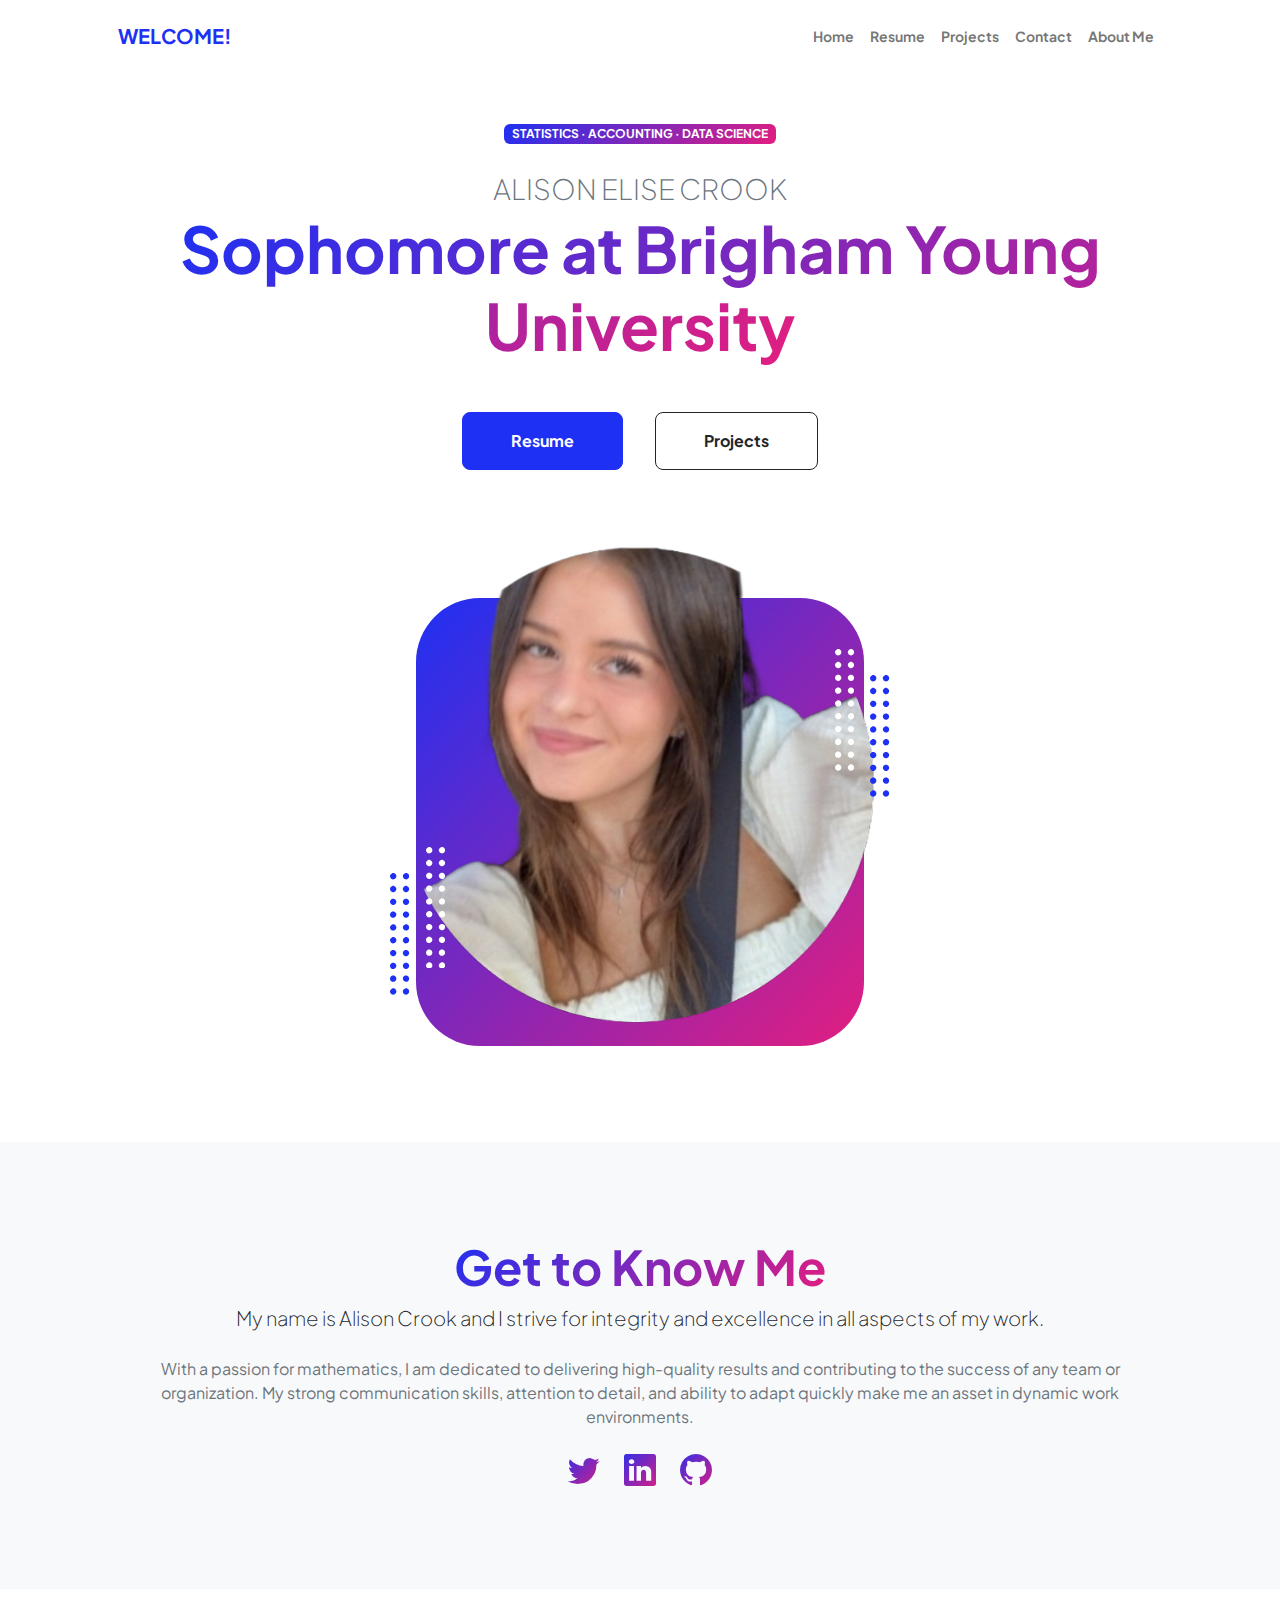
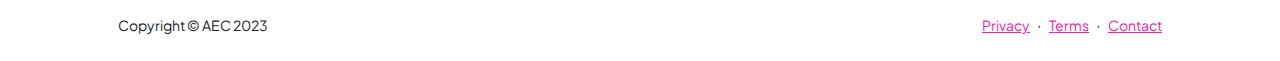
<file: index.html>
<!DOCTYPE html>
<html lang="en">
    <head>
        <meta charset="utf-8" />
        <meta name="viewport" content="width=device-width, initial-scale=1, shrink-to-fit=no" />
        <meta name="description" content="" />
        <meta name="author" content="" />
        <title>Alison Crook</title>
        <!-- Favicon-->
        <link rel="icon" type="image/x-icon" href="assets/favicon.ico" />
        <!-- Custom Google font-->
        <link rel="preconnect" href="https://fonts.googleapis.com" />
        <link rel="preconnect" href="https://fonts.gstatic.com" crossorigin />
        <link href="https://fonts.googleapis.com/css2?family=Plus+Jakarta+Sans:wght@100;200;300;400;500;600;700;800;900&amp;display=swap" rel="stylesheet" />
        <!-- Bootstrap icons-->
        <link href="https://cdn.jsdelivr.net/npm/bootstrap-icons@1.8.1/font/bootstrap-icons.css" rel="stylesheet" />
        <!-- Core theme CSS (includes Bootstrap)-->
        <link href="css/styles.css" rel="stylesheet" />
    </head>
    <body class="d-flex flex-column h-100">
        <main class="flex-shrink-0">
            <!-- Navigation-->
            <nav class="navbar navbar-expand-lg navbar-light bg-white py-3">
                <div class="container px-5">
                    <a class="navbar-brand" href="index.html"><span class="fw-bolder text-primary">WELCOME!</span></a>
                    <button class="navbar-toggler" type="button" data-bs-toggle="collapse" data-bs-target="#navbarSupportedContent" aria-controls="navbarSupportedContent" aria-expanded="false" aria-label="Toggle navigation"><span class="navbar-toggler-icon"></span></button>
                    <div class="collapse navbar-collapse" id="navbarSupportedContent">
                        <ul class="navbar-nav ms-auto mb-2 mb-lg-0 small fw-bolder">
                            <li class="nav-item"><a class="nav-link" href="index.html">Home</a></li>
                            <li class="nav-item"><a class="nav-link" href="resume.html">Resume</a></li>
                            <li class="nav-item"><a class="nav-link" href="projects.html">Projects</a></li>
                            <li class="nav-item"><a class="nav-link" href="contact.html">Contact</a></li>
                            <li class="nav-item"><a class="nav-link" href="About me.html">About Me</a></li>

                        </ul>
                    </div>
                </div>
            </nav>
            <!-- Header-->
            <header class="py-5">
                <div class="container px-5 pb-5">
                    <div class="row gx-5 align-items-center">
                        <div class="col-xxl-5">
                            <!-- Header text content-->
                            <div class="text-center text-xxl-start">
                                <div class="badge bg-gradient-primary-to-secondary text-white mb-4"><div class="text-uppercase">Statistics &middot; Accounting &middot; Data Science</div></div>
                                <div class="fs-3 fw-light text-muted">ALISON ELISE CROOK</div>
                                <h1 class="display-3 fw-bolder mb-5"><span class="text-gradient d-inline">Sophomore at Brigham Young University</span></h1>
                                <div class="d-grid gap-3 d-sm-flex justify-content-sm-center justify-content-xxl-start mb-3">
                                    <a class="btn btn-primary btn-lg px-5 py-3 me-sm-3 fs-6 fw-bolder" href="resume.html">Resume</a>
                                    <a class="btn btn-outline-dark btn-lg px-5 py-3 fs-6 fw-bolder" href="projects.html">Projects</a>
                                </div>
                            </div>
                        </div>
                        <div class="col-xxl-7">
                            <!-- Header profile picture-->
                            <div class="d-flex justify-content-center mt-5 mt-xxl-0">
                                <div class="profile bg-gradient-primary-to-secondary">
                                    <!-- TIP: For best results, use a photo with a transparent background like the demo example below-->
                                    <!-- Watch a tutorial on how to do this on YouTube (link)-->
                                    <img class="profile-img" src="assets/profile.png" alt="..." />
                                    <div class="dots-1">
                                        <!-- SVG Dots-->
                                        <svg version="1.1" xmlns="http://www.w3.org/2000/svg" xmlns:xlink="http://www.w3.org/1999/xlink" x="0px" y="0px" viewBox="0 0 191.6 1215.4" style="enable-background: new 0 0 191.6 1215.4" xml:space="preserve">
                                            <g transform="translate(0.000000,1280.000000) scale(0.100000,-0.100000)">
                                                <path d="M227.7,12788.6c-105-35-200-141-222-248c-43-206,163-412,369-369c155,32,275,190,260,339c-11,105-90,213-190,262        C383.7,12801.6,289.7,12808.6,227.7,12788.6z"></path>
                                                <path d="M1507.7,12788.6c-151-50-253-216-222-362c25-119,136-230,254-255c194-41,395,142,375,339c-11,105-90,213-190,262        C1663.7,12801.6,1569.7,12808.6,1507.7,12788.6z"></path>
                                                <path d="M227.7,11508.6c-105-35-200-141-222-248c-43-206,163-412,369-369c155,32,275,190,260,339c-11,105-90,213-190,262        C383.7,11521.6,289.7,11528.6,227.7,11508.6z"></path>
                                                <path d="M1507.7,11508.6c-151-50-253-216-222-362c25-119,136-230,254-255c194-41,395,142,375,339c-11,105-90,213-190,262        C1663.7,11521.6,1569.7,11528.6,1507.7,11508.6z"></path>
                                                <path d="M227.7,10228.6c-105-35-200-141-222-248c-43-206,163-412,369-369c155,32,275,190,260,339c-11,105-90,213-190,262        C383.7,10241.6,289.7,10248.6,227.7,10228.6z"></path>
                                                <path d="M1507.7,10228.6c-105-35-200-141-222-248c-43-206,163-412,369-369c155,32,275,190,260,339c-11,105-90,213-190,262        C1663.7,10241.6,1569.7,10248.6,1507.7,10228.6z"></path>
                                                <path d="M227.7,8948.6c-105-35-200-141-222-248c-43-206,163-412,369-369c155,32,275,190,260,339c-11,105-90,213-190,262        C383.7,8961.6,289.7,8968.6,227.7,8948.6z"></path>
                                                <path d="M1507.7,8948.6c-105-35-200-141-222-248c-43-206,163-412,369-369c155,32,275,190,260,339c-11,105-90,213-190,262        C1663.7,8961.6,1569.7,8968.6,1507.7,8948.6z"></path>
                                                <path d="M227.7,7668.6c-105-35-200-141-222-248c-43-206,163-412,369-369c155,32,275,190,260,339c-11,105-90,213-190,262        C383.7,7681.6,289.7,7688.6,227.7,7668.6z"></path>
                                                <path d="M1507.7,7668.6c-105-35-200-141-222-248c-43-206,163-412,369-369c155,32,275,190,260,339c-11,105-90,213-190,262        C1663.7,7681.6,1569.7,7688.6,1507.7,7668.6z"></path>
                                                <path d="M227.7,6388.6c-105-35-200-141-222-248c-43-206,163-412,369-369c155,32,275,190,260,339c-11,105-90,213-190,262        C383.7,6401.6,289.7,6408.6,227.7,6388.6z"></path>
                                                <path d="M1507.7,6388.6c-105-35-200-141-222-248c-43-206,163-412,369-369c155,32,275,190,260,339c-11,105-90,213-190,262        C1663.7,6401.6,1569.7,6408.6,1507.7,6388.6z"></path>
                                                <path d="M227.7,5108.6c-105-35-200-141-222-248c-43-206,163-412,369-369c155,32,275,190,260,339c-11,105-90,213-190,262        C383.7,5121.6,289.7,5128.6,227.7,5108.6z"></path>
                                                <path d="M1507.7,5108.6c-105-35-200-141-222-248c-43-206,163-412,369-369c155,32,275,190,260,339c-11,105-90,213-190,262        C1663.7,5121.6,1569.7,5128.6,1507.7,5108.6z"></path>
                                                <path d="M227.7,3828.6c-105-35-200-141-222-248c-43-206,163-412,369-369c155,32,275,190,260,339c-11,105-90,213-190,262        C383.7,3841.6,289.7,3848.6,227.7,3828.6z"></path>
                                                <path d="M1507.7,3828.6c-105-35-200-141-222-248c-43-206,163-412,369-369c155,32,275,190,260,339c-11,105-90,213-190,262        C1663.7,3841.6,1569.7,3848.6,1507.7,3828.6z"></path>
                                                <path d="M227.7,2548.6c-105-35-200-141-222-248c-43-206,163-412,369-369c155,32,275,190,260,339c-11,105-90,213-190,262        C383.7,2561.6,289.7,2568.6,227.7,2548.6z"></path>
                                                <path d="M1507.7,2548.6c-105-35-200-141-222-248c-43-206,163-412,369-369c155,32,275,190,260,339c-11,105-90,213-190,262        C1663.7,2561.6,1569.7,2568.6,1507.7,2548.6z"></path>
                                                <path d="M227.7,1268.6c-105-35-200-141-222-248c-43-206,163-412,369-369c155,32,275,190,260,339c-11,105-90,213-190,262        C383.7,1281.6,289.7,1288.6,227.7,1268.6z"></path>
                                                <path d="M1507.7,1268.6c-105-35-200-141-222-248c-43-206,163-412,369-369c155,32,275,190,260,339c-11,105-90,213-190,262        C1663.7,1281.6,1569.7,1288.6,1507.7,1268.6z"></path>
                                            </g>
                                        </svg>
                                        <!-- END of SVG dots-->
                                    </div>
                                    <div class="dots-2">
                                        <!-- SVG Dots-->
                                        <svg version="1.1" xmlns="http://www.w3.org/2000/svg" xmlns:xlink="http://www.w3.org/1999/xlink" x="0px" y="0px" viewBox="0 0 191.6 1215.4" style="enable-background: new 0 0 191.6 1215.4" xml:space="preserve">
                                            <g transform="translate(0.000000,1280.000000) scale(0.100000,-0.100000)">
                                                <path d="M227.7,12788.6c-105-35-200-141-222-248c-43-206,163-412,369-369c155,32,275,190,260,339c-11,105-90,213-190,262        C383.7,12801.6,289.7,12808.6,227.7,12788.6z"></path>
                                                <path d="M1507.7,12788.6c-151-50-253-216-222-362c25-119,136-230,254-255c194-41,395,142,375,339c-11,105-90,213-190,262        C1663.7,12801.6,1569.7,12808.6,1507.7,12788.6z"></path>
                                                <path d="M227.7,11508.6c-105-35-200-141-222-248c-43-206,163-412,369-369c155,32,275,190,260,339c-11,105-90,213-190,262        C383.7,11521.6,289.7,11528.6,227.7,11508.6z"></path>
                                                <path d="M1507.7,11508.6c-151-50-253-216-222-362c25-119,136-230,254-255c194-41,395,142,375,339c-11,105-90,213-190,262        C1663.7,11521.6,1569.7,11528.6,1507.7,11508.6z"></path>
                                                <path d="M227.7,10228.6c-105-35-200-141-222-248c-43-206,163-412,369-369c155,32,275,190,260,339c-11,105-90,213-190,262        C383.7,10241.6,289.7,10248.6,227.7,10228.6z"></path>
                                                <path d="M1507.7,10228.6c-105-35-200-141-222-248c-43-206,163-412,369-369c155,32,275,190,260,339c-11,105-90,213-190,262        C1663.7,10241.6,1569.7,10248.6,1507.7,10228.6z"></path>
                                                <path d="M227.7,8948.6c-105-35-200-141-222-248c-43-206,163-412,369-369c155,32,275,190,260,339c-11,105-90,213-190,262        C383.7,8961.6,289.7,8968.6,227.7,8948.6z"></path>
                                                <path d="M1507.7,8948.6c-105-35-200-141-222-248c-43-206,163-412,369-369c155,32,275,190,260,339c-11,105-90,213-190,262        C1663.7,8961.6,1569.7,8968.6,1507.7,8948.6z"></path>
                                                <path d="M227.7,7668.6c-105-35-200-141-222-248c-43-206,163-412,369-369c155,32,275,190,260,339c-11,105-90,213-190,262        C383.7,7681.6,289.7,7688.6,227.7,7668.6z"></path>
                                                <path d="M1507.7,7668.6c-105-35-200-141-222-248c-43-206,163-412,369-369c155,32,275,190,260,339c-11,105-90,213-190,262        C1663.7,7681.6,1569.7,7688.6,1507.7,7668.6z"></path>
                                                <path d="M227.7,6388.6c-105-35-200-141-222-248c-43-206,163-412,369-369c155,32,275,190,260,339c-11,105-90,213-190,262        C383.7,6401.6,289.7,6408.6,227.7,6388.6z"></path>
                                                <path d="M1507.7,6388.6c-105-35-200-141-222-248c-43-206,163-412,369-369c155,32,275,190,260,339c-11,105-90,213-190,262        C1663.7,6401.6,1569.7,6408.6,1507.7,6388.6z"></path>
                                                <path d="M227.7,5108.6c-105-35-200-141-222-248c-43-206,163-412,369-369c155,32,275,190,260,339c-11,105-90,213-190,262        C383.7,5121.6,289.7,5128.6,227.7,5108.6z"></path>
                                                <path d="M1507.7,5108.6c-105-35-200-141-222-248c-43-206,163-412,369-369c155,32,275,190,260,339c-11,105-90,213-190,262        C1663.7,5121.6,1569.7,5128.6,1507.7,5108.6z"></path>
                                                <path d="M227.7,3828.6c-105-35-200-141-222-248c-43-206,163-412,369-369c155,32,275,190,260,339c-11,105-90,213-190,262        C383.7,3841.6,289.7,3848.6,227.7,3828.6z"></path>
                                                <path d="M1507.7,3828.6c-105-35-200-141-222-248c-43-206,163-412,369-369c155,32,275,190,260,339c-11,105-90,213-190,262        C1663.7,3841.6,1569.7,3848.6,1507.7,3828.6z"></path>
                                                <path d="M227.7,2548.6c-105-35-200-141-222-248c-43-206,163-412,369-369c155,32,275,190,260,339c-11,105-90,213-190,262        C383.7,2561.6,289.7,2568.6,227.7,2548.6z"></path>
                                                <path d="M1507.7,2548.6c-105-35-200-141-222-248c-43-206,163-412,369-369c155,32,275,190,260,339c-11,105-90,213-190,262        C1663.7,2561.6,1569.7,2568.6,1507.7,2548.6z"></path>
                                                <path d="M227.7,1268.6c-105-35-200-141-222-248c-43-206,163-412,369-369c155,32,275,190,260,339c-11,105-90,213-190,262        C383.7,1281.6,289.7,1288.6,227.7,1268.6z"></path>
                                                <path d="M1507.7,1268.6c-105-35-200-141-222-248c-43-206,163-412,369-369c155,32,275,190,260,339c-11,105-90,213-190,262        C1663.7,1281.6,1569.7,1288.6,1507.7,1268.6z"></path>
                                            </g>
                                        </svg>
                                        <!-- END of SVG dots-->
                                    </div>
                                    <div class="dots-3">
                                        <!-- SVG Dots-->
                                        <svg version="1.1" xmlns="http://www.w3.org/2000/svg" xmlns:xlink="http://www.w3.org/1999/xlink" x="0px" y="0px" viewBox="0 0 191.6 1215.4" style="enable-background: new 0 0 191.6 1215.4" xml:space="preserve">
                                            <g transform="translate(0.000000,1280.000000) scale(0.100000,-0.100000)">
                                                <path d="M227.7,12788.6c-105-35-200-141-222-248c-43-206,163-412,369-369c155,32,275,190,260,339c-11,105-90,213-190,262        C383.7,12801.6,289.7,12808.6,227.7,12788.6z"></path>
                                                <path d="M1507.7,12788.6c-151-50-253-216-222-362c25-119,136-230,254-255c194-41,395,142,375,339c-11,105-90,213-190,262        C1663.7,12801.6,1569.7,12808.6,1507.7,12788.6z"></path>
                                                <path d="M227.7,11508.6c-105-35-200-141-222-248c-43-206,163-412,369-369c155,32,275,190,260,339c-11,105-90,213-190,262        C383.7,11521.6,289.7,11528.6,227.7,11508.6z"></path>
                                                <path d="M1507.7,11508.6c-151-50-253-216-222-362c25-119,136-230,254-255c194-41,395,142,375,339c-11,105-90,213-190,262        C1663.7,11521.6,1569.7,11528.6,1507.7,11508.6z"></path>
                                                <path d="M227.7,10228.6c-105-35-200-141-222-248c-43-206,163-412,369-369c155,32,275,190,260,339c-11,105-90,213-190,262        C383.7,10241.6,289.7,10248.6,227.7,10228.6z"></path>
                                                <path d="M1507.7,10228.6c-105-35-200-141-222-248c-43-206,163-412,369-369c155,32,275,190,260,339c-11,105-90,213-190,262        C1663.7,10241.6,1569.7,10248.6,1507.7,10228.6z"></path>
                                                <path d="M227.7,8948.6c-105-35-200-141-222-248c-43-206,163-412,369-369c155,32,275,190,260,339c-11,105-90,213-190,262        C383.7,8961.6,289.7,8968.6,227.7,8948.6z"></path>
                                                <path d="M1507.7,8948.6c-105-35-200-141-222-248c-43-206,163-412,369-369c155,32,275,190,260,339c-11,105-90,213-190,262        C1663.7,8961.6,1569.7,8968.6,1507.7,8948.6z"></path>
                                                <path d="M227.7,7668.6c-105-35-200-141-222-248c-43-206,163-412,369-369c155,32,275,190,260,339c-11,105-90,213-190,262        C383.7,7681.6,289.7,7688.6,227.7,7668.6z"></path>
                                                <path d="M1507.7,7668.6c-105-35-200-141-222-248c-43-206,163-412,369-369c155,32,275,190,260,339c-11,105-90,213-190,262        C1663.7,7681.6,1569.7,7688.6,1507.7,7668.6z"></path>
                                                <path d="M227.7,6388.6c-105-35-200-141-222-248c-43-206,163-412,369-369c155,32,275,190,260,339c-11,105-90,213-190,262        C383.7,6401.6,289.7,6408.6,227.7,6388.6z"></path>
                                                <path d="M1507.7,6388.6c-105-35-200-141-222-248c-43-206,163-412,369-369c155,32,275,190,260,339c-11,105-90,213-190,262        C1663.7,6401.6,1569.7,6408.6,1507.7,6388.6z"></path>
                                                <path d="M227.7,5108.6c-105-35-200-141-222-248c-43-206,163-412,369-369c155,32,275,190,260,339c-11,105-90,213-190,262        C383.7,5121.6,289.7,5128.6,227.7,5108.6z"></path>
                                                <path d="M1507.7,5108.6c-105-35-200-141-222-248c-43-206,163-412,369-369c155,32,275,190,260,339c-11,105-90,213-190,262        C1663.7,5121.6,1569.7,5128.6,1507.7,5108.6z"></path>
                                                <path d="M227.7,3828.6c-105-35-200-141-222-248c-43-206,163-412,369-369c155,32,275,190,260,339c-11,105-90,213-190,262        C383.7,3841.6,289.7,3848.6,227.7,3828.6z"></path>
                                                <path d="M1507.7,3828.6c-105-35-200-141-222-248c-43-206,163-412,369-369c155,32,275,190,260,339c-11,105-90,213-190,262        C1663.7,3841.6,1569.7,3848.6,1507.7,3828.6z"></path>
                                                <path d="M227.7,2548.6c-105-35-200-141-222-248c-43-206,163-412,369-369c155,32,275,190,260,339c-11,105-90,213-190,262        C383.7,2561.6,289.7,2568.6,227.7,2548.6z"></path>
                                                <path d="M1507.7,2548.6c-105-35-200-141-222-248c-43-206,163-412,369-369c155,32,275,190,260,339c-11,105-90,213-190,262        C1663.7,2561.6,1569.7,2568.6,1507.7,2548.6z"></path>
                                                <path d="M227.7,1268.6c-105-35-200-141-222-248c-43-206,163-412,369-369c155,32,275,190,260,339c-11,105-90,213-190,262        C383.7,1281.6,289.7,1288.6,227.7,1268.6z"></path>
                                                <path d="M1507.7,1268.6c-105-35-200-141-222-248c-43-206,163-412,369-369c155,32,275,190,260,339c-11,105-90,213-190,262        C1663.7,1281.6,1569.7,1288.6,1507.7,1268.6z"></path>
                                            </g>
                                        </svg>
                                        <!-- END of SVG dots-->
                                    </div>
                                    <div class="dots-4">
                                        <!-- SVG Dots-->
                                        <svg version="1.1" xmlns="http://www.w3.org/2000/svg" xmlns:xlink="http://www.w3.org/1999/xlink" x="0px" y="0px" viewBox="0 0 191.6 1215.4" style="enable-background: new 0 0 191.6 1215.4" xml:space="preserve">
                                            <g transform="translate(0.000000,1280.000000) scale(0.100000,-0.100000)">
                                                <path d="M227.7,12788.6c-105-35-200-141-222-248c-43-206,163-412,369-369c155,32,275,190,260,339c-11,105-90,213-190,262        C383.7,12801.6,289.7,12808.6,227.7,12788.6z"></path>
                                                <path d="M1507.7,12788.6c-151-50-253-216-222-362c25-119,136-230,254-255c194-41,395,142,375,339c-11,105-90,213-190,262        C1663.7,12801.6,1569.7,12808.6,1507.7,12788.6z"></path>
                                                <path d="M227.7,11508.6c-105-35-200-141-222-248c-43-206,163-412,369-369c155,32,275,190,260,339c-11,105-90,213-190,262        C383.7,11521.6,289.7,11528.6,227.7,11508.6z"></path>
                                                <path d="M1507.7,11508.6c-151-50-253-216-222-362c25-119,136-230,254-255c194-41,395,142,375,339c-11,105-90,213-190,262        C1663.7,11521.6,1569.7,11528.6,1507.7,11508.6z"></path>
                                                <path d="M227.7,10228.6c-105-35-200-141-222-248c-43-206,163-412,369-369c155,32,275,190,260,339c-11,105-90,213-190,262        C383.7,10241.6,289.7,10248.6,227.7,10228.6z"></path>
                                                <path d="M1507.7,10228.6c-105-35-200-141-222-248c-43-206,163-412,369-369c155,32,275,190,260,339c-11,105-90,213-190,262        C1663.7,10241.6,1569.7,10248.6,1507.7,10228.6z"></path>
                                                <path d="M227.7,8948.6c-105-35-200-141-222-248c-43-206,163-412,369-369c155,32,275,190,260,339c-11,105-90,213-190,262        C383.7,8961.6,289.7,8968.6,227.7,8948.6z"></path>
                                                <path d="M1507.7,8948.6c-105-35-200-141-222-248c-43-206,163-412,369-369c155,32,275,190,260,339c-11,105-90,213-190,262        C1663.7,8961.6,1569.7,8968.6,1507.7,8948.6z"></path>
                                                <path d="M227.7,7668.6c-105-35-200-141-222-248c-43-206,163-412,369-369c155,32,275,190,260,339c-11,105-90,213-190,262        C383.7,7681.6,289.7,7688.6,227.7,7668.6z"></path>
                                                <path d="M1507.7,7668.6c-105-35-200-141-222-248c-43-206,163-412,369-369c155,32,275,190,260,339c-11,105-90,213-190,262        C1663.7,7681.6,1569.7,7688.6,1507.7,7668.6z"></path>
                                                <path d="M227.7,6388.6c-105-35-200-141-222-248c-43-206,163-412,369-369c155,32,275,190,260,339c-11,105-90,213-190,262        C383.7,6401.6,289.7,6408.6,227.7,6388.6z"></path>
                                                <path d="M1507.7,6388.6c-105-35-200-141-222-248c-43-206,163-412,369-369c155,32,275,190,260,339c-11,105-90,213-190,262        C1663.7,6401.6,1569.7,6408.6,1507.7,6388.6z"></path>
                                                <path d="M227.7,5108.6c-105-35-200-141-222-248c-43-206,163-412,369-369c155,32,275,190,260,339c-11,105-90,213-190,262        C383.7,5121.6,289.7,5128.6,227.7,5108.6z"></path>
                                                <path d="M1507.7,5108.6c-105-35-200-141-222-248c-43-206,163-412,369-369c155,32,275,190,260,339c-11,105-90,213-190,262        C1663.7,5121.6,1569.7,5128.6,1507.7,5108.6z"></path>
                                                <path d="M227.7,3828.6c-105-35-200-141-222-248c-43-206,163-412,369-369c155,32,275,190,260,339c-11,105-90,213-190,262        C383.7,3841.6,289.7,3848.6,227.7,3828.6z"></path>
                                                <path d="M1507.7,3828.6c-105-35-200-141-222-248c-43-206,163-412,369-369c155,32,275,190,260,339c-11,105-90,213-190,262        C1663.7,3841.6,1569.7,3848.6,1507.7,3828.6z"></path>
                                                <path d="M227.7,2548.6c-105-35-200-141-222-248c-43-206,163-412,369-369c155,32,275,190,260,339c-11,105-90,213-190,262        C383.7,2561.6,289.7,2568.6,227.7,2548.6z"></path>
                                                <path d="M1507.7,2548.6c-105-35-200-141-222-248c-43-206,163-412,369-369c155,32,275,190,260,339c-11,105-90,213-190,262        C1663.7,2561.6,1569.7,2568.6,1507.7,2548.6z"></path>
                                                <path d="M227.7,1268.6c-105-35-200-141-222-248c-43-206,163-412,369-369c155,32,275,190,260,339c-11,105-90,213-190,262        C383.7,1281.6,289.7,1288.6,227.7,1268.6z"></path>
                                                <path d="M1507.7,1268.6c-105-35-200-141-222-248c-43-206,163-412,369-369c155,32,275,190,260,339c-11,105-90,213-190,262        C1663.7,1281.6,1569.7,1288.6,1507.7,1268.6z"></path>
                                            </g>
                                        </svg>
                                        <!-- END of SVG dots-->
                                    </div>
                                </div>
                            </div>
                        </div>
                    </div>
                </div>
            </header>
            <!-- About Section-->
            <section class="bg-light py-5">
                <div class="container px-5">
                    <div class="row gx-5 justify-content-center">
                        <div class="col-xxl-8">
                            <div class="text-center my-5">
                                <h2 class="display-5 fw-bolder"><span class="text-gradient d-inline">Get to Know Me</span></h2>
                                <p class="lead fw-light mb-4">My name is Alison Crook and I strive for integrity and excellence in all aspects of my work.</p>
                                <p class="text-muted">With a passion for mathematics, I am dedicated to delivering high-quality results and contributing to the success of any team or organization. My strong communication skills, attention to detail, and ability to adapt quickly make me an asset in dynamic work environments.</p>
                                <div class="d-flex justify-content-center fs-2 gap-4">
                                   <a class="text-gradient" href="https://www.twitter.com/taylorswift13/status/1683615185636818944?lang=en"><i class="bi bi-twitter"></i></a>
                        <a class="text-gradient" href="https://www.linkedin.com/in/alison-crook-7a4833253/"><i class="bi bi-linkedin"></i></a>
                        <a class="text-gradient" href="https://www.github.com/alisonelise"><i class="bi bi-github"></i></a>
                                </div>
                            </div>
                        </div>
                    </div>
                </div>
            </section>
        </main>
        <!-- Footer-->
        <footer class="bg-white py-4 mt-auto">
            <div class="container px-5">
                <div class="row align-items-center justify-content-between flex-column flex-sm-row">
                    <div class="col-auto"><div class="small m-0">Copyright &copy; AEC 2023</div></div>
                    <div class="col-auto">
                        <a class="small" href="#!">Privacy</a>
                        <span class="mx-1">&middot;</span>
                        <a class="small" href="#!">Terms</a>
                        <span class="mx-1">&middot;</span>
                        <a class="small" href="#!">Contact</a>
                    </div>
                </div>
            </div>
        </footer>
        <!-- Bootstrap core JS-->
        <script src="https://cdn.jsdelivr.net/npm/bootstrap@5.2.3/dist/js/bootstrap.bundle.min.js"></script>
        <!-- Core theme JS-->
        <script src="js/scripts.js"></script>
    </body>
</html>
</file>
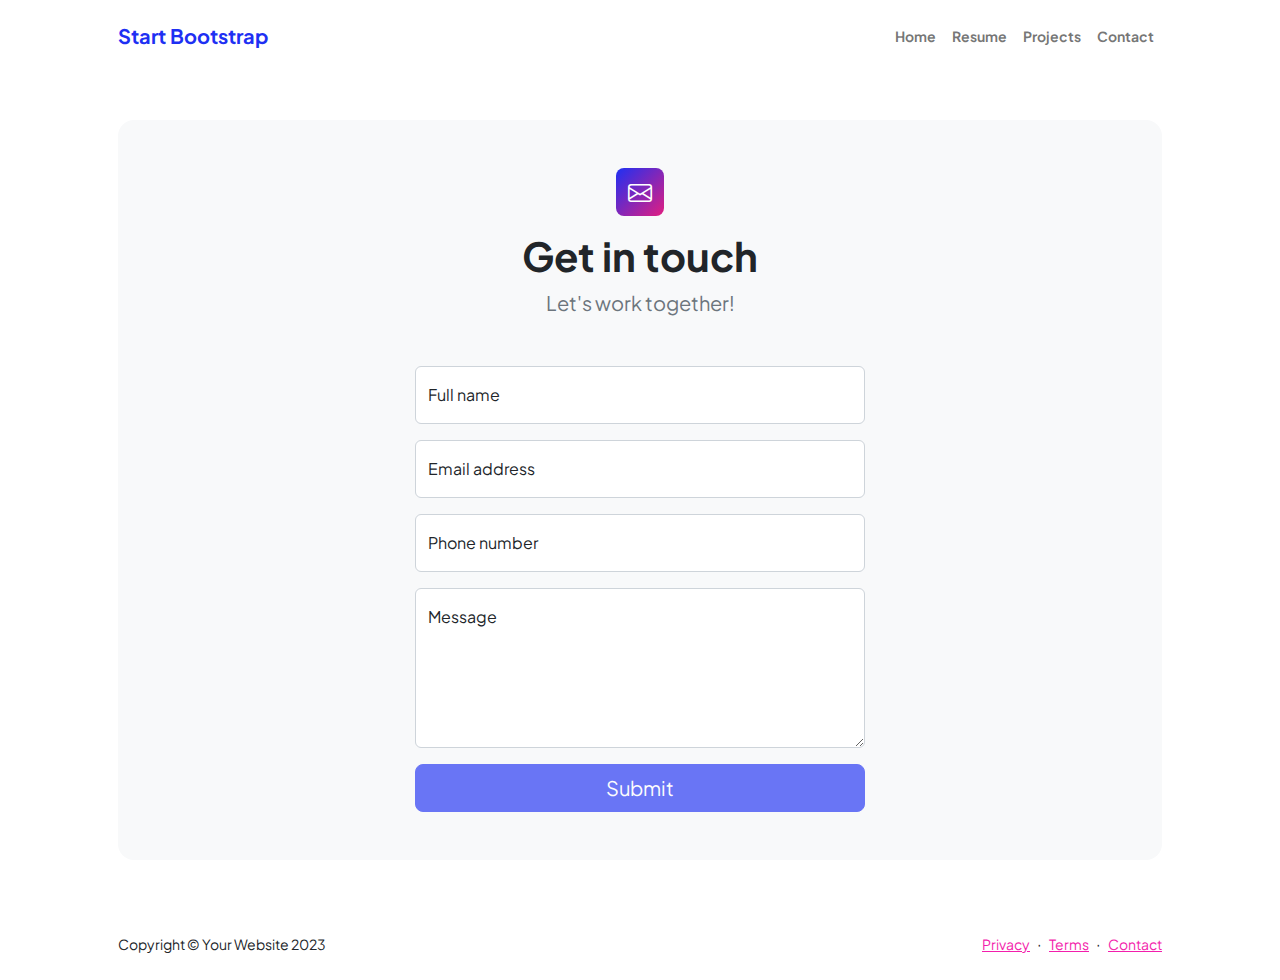
<file: contact.html>
<!DOCTYPE html>
<html lang="en">
    <head>
        <meta charset="utf-8" />
        <meta name="viewport" content="width=device-width, initial-scale=1, shrink-to-fit=no" />
        <meta name="description" content />
        <meta name="author" content />
        <title>Modern Business - Start Bootstrap Template</title>
        <!-- Favicon-->
        <link rel="icon" type="image/x-icon" href="assets/favicon.ico" />
        <!-- Custom Google font-->
        <link rel="preconnect" href="https://fonts.googleapis.com" />
        <link rel="preconnect" href="https://fonts.gstatic.com" crossorigin />
        <link href="https://fonts.googleapis.com/css2?family=Plus+Jakarta+Sans:wght@100;200;300;400;500;600;700;800;900&amp;display=swap" rel="stylesheet" />
        <!-- Bootstrap icons-->
        <link href="https://cdn.jsdelivr.net/npm/bootstrap-icons@1.8.1/font/bootstrap-icons.css" rel="stylesheet" />
        <!-- Core theme CSS (includes Bootstrap)-->
        <link href="css/styles.css" rel="stylesheet" />
    </head>
    <body class="d-flex flex-column">
        <main class="flex-shrink-0">
            <!-- Navigation-->
            <nav class="navbar navbar-expand-lg navbar-light bg-white py-3">
                <div class="container px-5">
                    <a class="navbar-brand" href="index.html"><span class="fw-bolder text-primary">Start Bootstrap</span></a>
                    <button class="navbar-toggler" type="button" data-bs-toggle="collapse" data-bs-target="#navbarSupportedContent" aria-controls="navbarSupportedContent" aria-expanded="false" aria-label="Toggle navigation"><span class="navbar-toggler-icon"></span></button>
                    <div class="collapse navbar-collapse" id="navbarSupportedContent">
                        <ul class="navbar-nav ms-auto mb-2 mb-lg-0 small fw-bolder">
                            <li class="nav-item"><a class="nav-link" href="index.html">Home</a></li>
                            <li class="nav-item"><a class="nav-link" href="resume.html">Resume</a></li>
                            <li class="nav-item"><a class="nav-link" href="projects.html">Projects</a></li>
                            <li class="nav-item"><a class="nav-link" href="contact.html">Contact</a></li>
                        </ul>
                    </div>
                </div>
            </nav>
            <!-- Page content-->
            <section class="py-5">
                <div class="container px-5">
                    <!-- Contact form-->
                    <div class="bg-light rounded-4 py-5 px-4 px-md-5">
                        <div class="text-center mb-5">
                            <div class="feature bg-primary bg-gradient-primary-to-secondary text-white rounded-3 mb-3"><i class="bi bi-envelope"></i></div>
                            <h1 class="fw-bolder">Get in touch</h1>
                            <p class="lead fw-normal text-muted mb-0">Let's work together!</p>
                        </div>
                        <div class="row gx-5 justify-content-center">
                            <div class="col-lg-8 col-xl-6">
                                <!-- * * * * * * * * * * * * * * *-->
                                <!-- * * SB Forms Contact Form * *-->
                                <!-- * * * * * * * * * * * * * * *-->
                                <!-- This form is pre-integrated with SB Forms.-->
                                <!-- To make this form functional, sign up at-->
                                <!-- https://startbootstrap.com/solution/contact-forms-->
                                <!-- to get an API token!-->
                                <form id="contactForm" data-sb-form-api-token="API_TOKEN">
                                    <!-- Name input-->
                                    <div class="form-floating mb-3">
                                        <input class="form-control" id="name" type="text" placeholder="Enter your name..." data-sb-validations="required" />
                                        <label for="name">Full name</label>
                                        <div class="invalid-feedback" data-sb-feedback="name:required">A name is required.</div>
                                    </div>
                                    <!-- Email address input-->
                                    <div class="form-floating mb-3">
                                        <input class="form-control" id="email" type="email" placeholder="name@example.com" data-sb-validations="required,email" />
                                        <label for="email">Email address</label>
                                        <div class="invalid-feedback" data-sb-feedback="email:required">An email is required.</div>
                                        <div class="invalid-feedback" data-sb-feedback="email:email">Email is not valid.</div>
                                    </div>
                                    <!-- Phone number input-->
                                    <div class="form-floating mb-3">
                                        <input class="form-control" id="phone" type="tel" placeholder="(123) 456-7890" data-sb-validations="required" />
                                        <label for="phone">Phone number</label>
                                        <div class="invalid-feedback" data-sb-feedback="phone:required">A phone number is required.</div>
                                    </div>
                                    <!-- Message input-->
                                    <div class="form-floating mb-3">
                                        <textarea class="form-control" id="message" type="text" placeholder="Enter your message here..." style="height: 10rem" data-sb-validations="required"></textarea>
                                        <label for="message">Message</label>
                                        <div class="invalid-feedback" data-sb-feedback="message:required">A message is required.</div>
                                    </div>
                                    <!-- Submit success message-->
                                    <!---->
                                    <!-- This is what your users will see when the form-->
                                    <!-- has successfully submitted-->
                                    <div class="d-none" id="submitSuccessMessage">
                                        <div class="text-center mb-3">
                                            <div class="fw-bolder">Form submission successful!</div>
                                            To activate this form, sign up at
                                            <br />
                                            <a href="https://startbootstrap.com/solution/contact-forms">https://startbootstrap.com/solution/contact-forms</a>
                                        </div>
                                    </div>
                                    <!-- Submit error message-->
                                    <!---->
                                    <!-- This is what your users will see when there is-->
                                    <!-- an error submitting the form-->
                                    <div class="d-none" id="submitErrorMessage"><div class="text-center text-danger mb-3">Error sending message!</div></div>
                                    <!-- Submit Button-->
                                    <div class="d-grid"><button class="btn btn-primary btn-lg disabled" id="submitButton" type="submit">Submit</button></div>
                                </form>
                            </div>
                        </div>
                    </div>
                </div>
            </section>
        </main>
        <!-- Footer-->
        <footer class="bg-white py-4 mt-auto">
            <div class="container px-5">
                <div class="row align-items-center justify-content-between flex-column flex-sm-row">
                    <div class="col-auto"><div class="small m-0">Copyright &copy; Your Website 2023</div></div>
                    <div class="col-auto">
                        <a class="small" href="#!">Privacy</a>
                        <span class="mx-1">&middot;</span>
                        <a class="small" href="#!">Terms</a>
                        <span class="mx-1">&middot;</span>
                        <a class="small" href="#!">Contact</a>
                    </div>
                </div>
            </div>
        </footer>
        <!-- Bootstrap core JS-->
        <script src="https://cdn.jsdelivr.net/npm/bootstrap@5.2.3/dist/js/bootstrap.bundle.min.js"></script>
        <!-- Core theme JS-->
        <script src="js/scripts.js"></script>
        <!-- * * * * * * * * * * * * * * * * * * * * * * * * * * * * * * * * * * * * * * * *-->
        <!-- * *                               SB Forms JS                               * *-->
        <!-- * * Activate your form at https://startbootstrap.com/solution/contact-forms * *-->
        <!-- * * * * * * * * * * * * * * * * * * * * * * * * * * * * * * * * * * * * * * * *-->
        <script src="https://cdn.startbootstrap.com/sb-forms-latest.js"></script>
    </body>
</html>
</file>
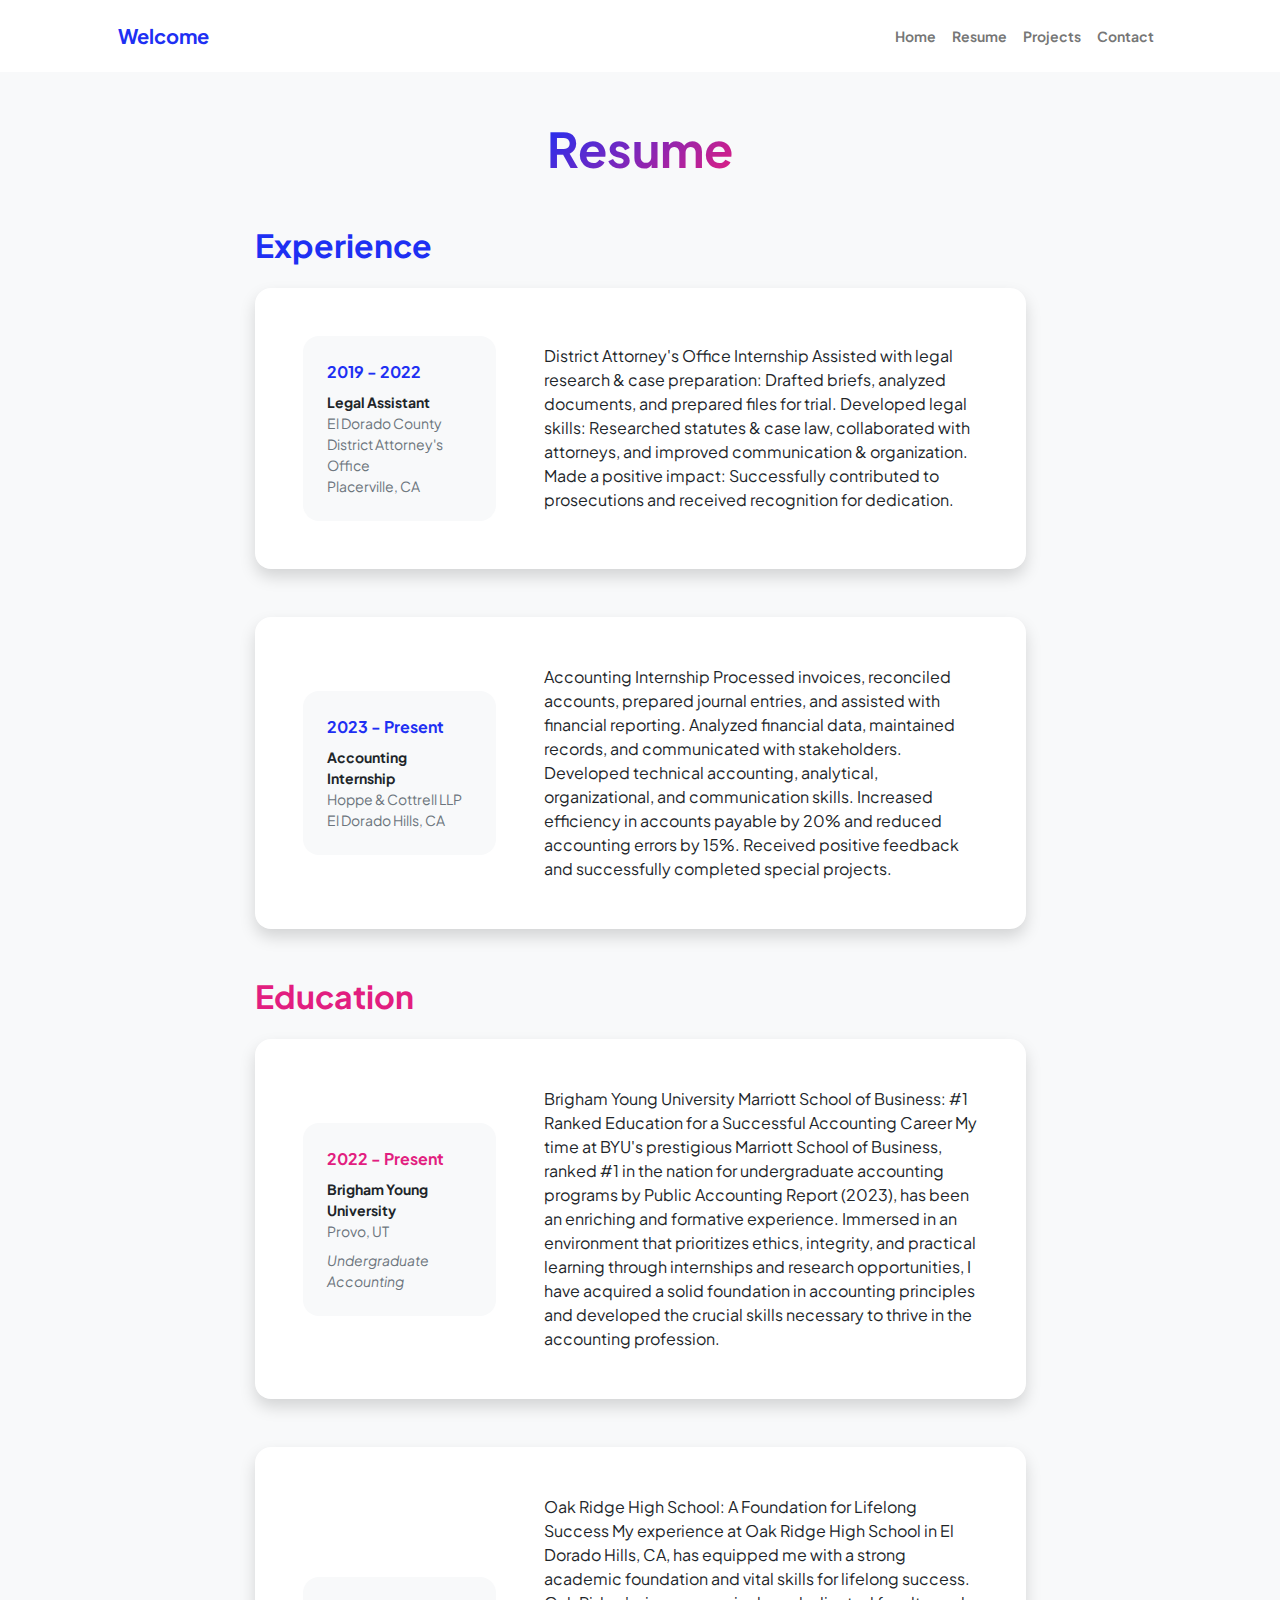
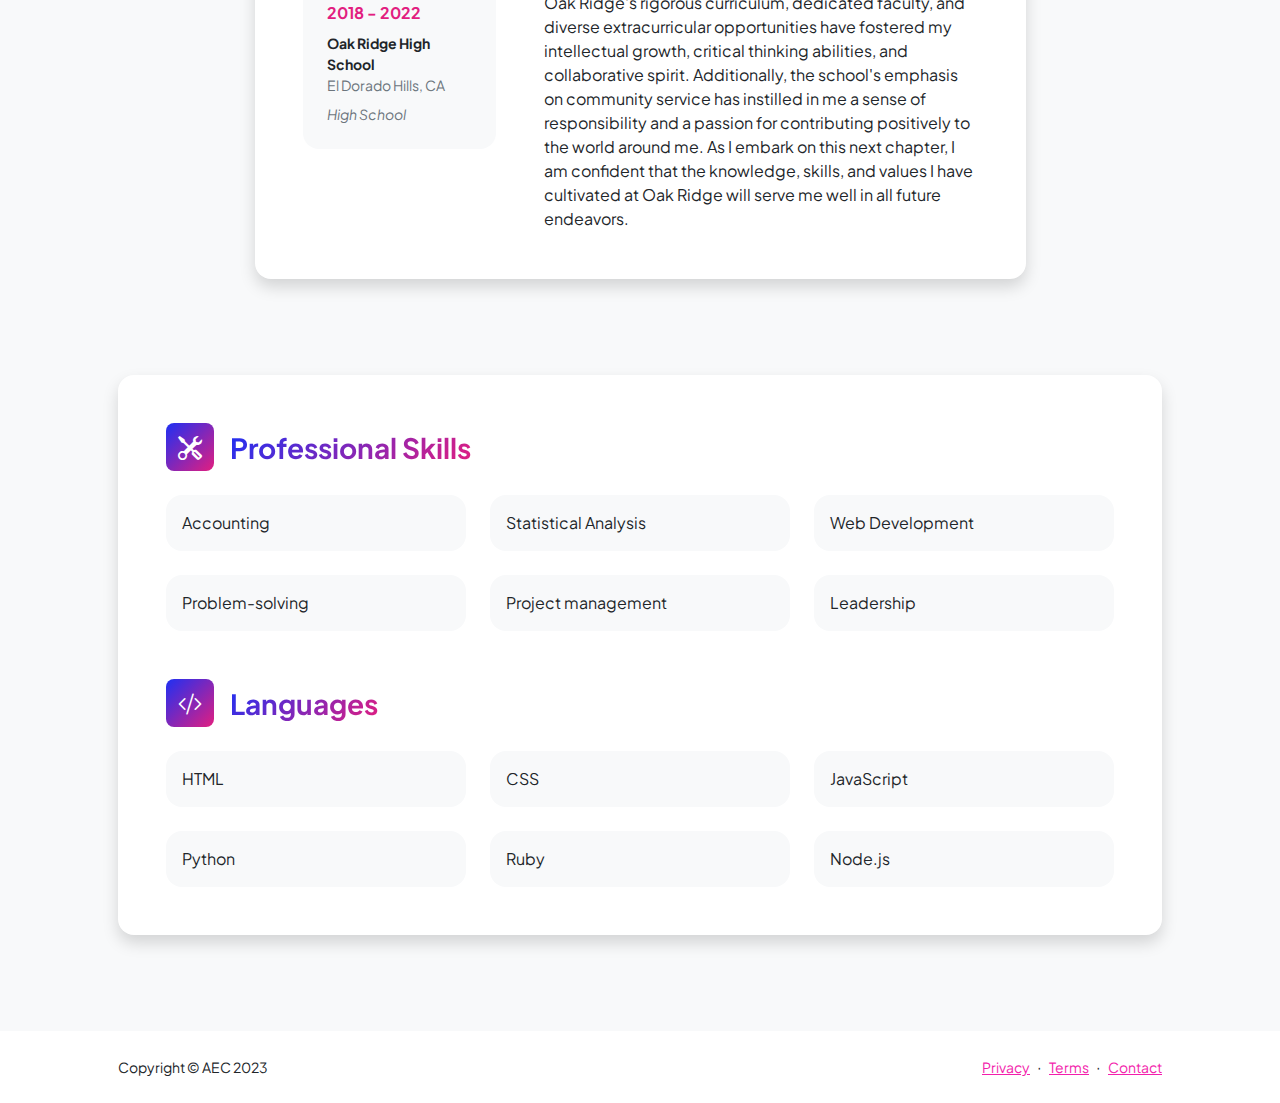
<file: resume.html>
<!DOCTYPE html>
<html lang="en">
    <head>
        <meta charset="utf-8" />
        <meta name="viewport" content="width=device-width, initial-scale=1, shrink-to-fit=no" />
        <meta name="description" content="" />
        <meta name="author" content="" />
        <title>Alison Crook</title>
        <!-- Favicon-->
        <link rel="icon" type="image/x-icon" href="assets/favicon.ico" />
        <!-- Custom Google font-->
        <link rel="preconnect" href="https://fonts.googleapis.com" />
        <link rel="preconnect" href="https://fonts.gstatic.com" crossorigin />
        <link href="https://fonts.googleapis.com/css2?family=Plus+Jakarta+Sans:wght@100;200;300;400;500;600;700;800;900&amp;display=swap" rel="stylesheet" />
        <!-- Bootstrap icons-->
        <link href="https://cdn.jsdelivr.net/npm/bootstrap-icons@1.8.1/font/bootstrap-icons.css" rel="stylesheet" />
        <!-- Core theme CSS (includes Bootstrap)-->
        <link href="css/styles.css" rel="stylesheet" />
    </head>
    <body class="d-flex flex-column h-100 bg-light">
        <main class="flex-shrink-0">
            <!-- Navigation-->
            <nav class="navbar navbar-expand-lg navbar-light bg-white py-3">
                <div class="container px-5">
                    <a class="navbar-brand" href="index.html"><span class="fw-bolder text-primary">Welcome</span></a>
                    <button class="navbar-toggler" type="button" data-bs-toggle="collapse" data-bs-target="#navbarSupportedContent" aria-controls="navbarSupportedContent" aria-expanded="false" aria-label="Toggle navigation"><span class="navbar-toggler-icon"></span></button>
                    <div class="collapse navbar-collapse" id="navbarSupportedContent">
                        <ul class="navbar-nav ms-auto mb-2 mb-lg-0 small fw-bolder">
                            <li class="nav-item"><a class="nav-link" href="index.html">Home</a></li>
                            <li class="nav-item"><a class="nav-link" href="resume.html">Resume</a></li>
                            <li class="nav-item"><a class="nav-link" href="projects.html">Projects</a></li>
                            <li class="nav-item"><a class="nav-link" href="contact.html">Contact</a></li>
                        </ul>
                    </div>
                </div>
            </nav>
            <!-- Page Content-->
            <div class="container px-5 my-5">
                <div class="text-center mb-5">
                    <h1 class="display-5 fw-bolder mb-0"><span class="text-gradient d-inline">Resume</span></h1>
                </div>
                <div class="row gx-5 justify-content-center">
                    <div class="col-lg-11 col-xl-9 col-xxl-8">
                        <!-- Experience Section-->
                        <section>
                            <div class="d-flex align-items-center justify-content-between mb-4">
                                <h2 class="text-primary fw-bolder mb-0">Experience</h2>
                            </div>
                            <!-- Experience Card 1-->
                            <div class="card shadow border-0 rounded-4 mb-5">
                                <div class="card-body p-5">
                                    <div class="row align-items-center gx-5">
                                        <div class="col text-center text-lg-start mb-4 mb-lg-0">
                                            <div class="bg-light p-4 rounded-4">
                                                <div class="text-primary fw-bolder mb-2">2019 - 2022</div>
                                                <div class="small fw-bolder">Legal Assistant</div>
                                                <div class="small text-muted">El Dorado County District Attorney's Office</div>
                                                <div class="small text-muted">Placerville, CA</div>
                                            </div>
                                        </div>
                                        <div class="col-lg-8"><div>District Attorney's Office Internship

                                            Assisted with legal research & case preparation: Drafted briefs, analyzed documents, and prepared files for trial.
                                            Developed legal skills: Researched statutes & case law, collaborated with attorneys, and improved communication & organization.
                                            Made a positive impact: Successfully contributed to prosecutions and received recognition for dedication.
                                            </div></div>
                                    </div>
                                </div>
                            </div>
                            <!-- Experience Card 2-->
                            <div class="card shadow border-0 rounded-4 mb-5">
                                <div class="card-body p-5">
                                    <div class="row align-items-center gx-5">
                                        <div class="col text-center text-lg-start mb-4 mb-lg-0">
                                            <div class="bg-light p-4 rounded-4">
                                                <div class="text-primary fw-bolder mb-2">2023 - Present</div>
                                                <div class="small fw-bolder">Accounting Internship</div>
                                                <div class="small text-muted">Hoppe & Cottrell LLP </div>
                                                <div class="small text-muted">El Dorado Hills, CA</div>
                                            </div>
                                        </div>
                                        <div class="col-lg-8"><div> Accounting Internship

                                            Processed invoices, reconciled accounts, prepared journal entries, and assisted with financial reporting.
                                            Analyzed financial data, maintained records, and communicated with stakeholders.
                                            Developed technical accounting, analytical, organizational, and communication skills.
                                            Increased efficiency in accounts payable by 20% and reduced accounting errors by 15%.
                                         Received positive feedback and successfully completed special projects.
                                            </div></div>
                                    </div>
                                </div>
                            </div>
                        </section>
                        <!-- Education Section-->
                        <section>
                            <h2 class="text-secondary fw-bolder mb-4">Education</h2>
                            <!-- Education Card 1-->
                            <div class="card shadow border-0 rounded-4 mb-5">
                                <div class="card-body p-5">
                                    <div class="row align-items-center gx-5">
                                        <div class="col text-center text-lg-start mb-4 mb-lg-0">
                                            <div class="bg-light p-4 rounded-4">
                                                <div class="text-secondary fw-bolder mb-2">2022 - Present</div>
                                                <div class="mb-2">
                                                    <div class="small fw-bolder">Brigham Young University</div>
                                                    <div class="small text-muted">Provo, UT</div>
                                                </div>
                                                <div class="fst-italic">
                                                    <div class="small text-muted">Undergraduate</div>
                                                    <div class="small text-muted">Accounting</div>
                                                </div>
                                            </div>
                                        </div>
                                        <div class="col-lg-8"><div>Brigham Young University Marriott School of Business:

                                         #1 Ranked Education for a Successful Accounting Career
                                            
                                            My time at BYU's prestigious Marriott School of Business, ranked #1 in the nation for undergraduate accounting programs by Public Accounting Report (2023), has been an enriching and formative experience. Immersed in an environment that prioritizes ethics, integrity, and practical learning through internships and research opportunities, I have acquired a solid foundation in accounting principles and developed the crucial skills necessary to thrive in the accounting profession.
                                            </div></div>
                                    </div>
                                </div>
                            </div>
                            <!-- Education Card 2-->
                            <div class="card shadow border-0 rounded-4 mb-5">
                                <div class="card-body p-5">
                                    <div class="row align-items-center gx-5">
                                        <div class="col text-center text-lg-start mb-4 mb-lg-0">
                                            <div class="bg-light p-4 rounded-4">
                                                <div class="text-secondary fw-bolder mb-2">2018 - 2022</div>
                                                <div class="mb-2">
                                                    <div class="small fw-bolder">Oak Ridge High School</div>
                                                    <div class="small text-muted">El Dorado Hills, CA</div>
                                                </div>
                                                <div class="fst-italic">
                                                    <div class="small text-muted">High School</div>

                                                </div>
                                            </div>
                                        </div>
                                        <div class="col-lg-8"><div></div> Oak Ridge High School: A Foundation for Lifelong Success

                                            My experience at Oak Ridge High School in El Dorado Hills, CA, has equipped me with a strong academic foundation and vital skills for lifelong success. Oak Ridge's rigorous curriculum, dedicated faculty, and diverse extracurricular opportunities have fostered my intellectual growth, critical thinking abilities, and collaborative spirit. Additionally, the school's emphasis on community service has instilled in me a sense of responsibility and a passion for contributing positively to the world around me. As I embark on this next chapter, I am confident that the knowledge, skills, and values I have cultivated at Oak Ridge will serve me well in all future endeavors.
                                            </div></div>
                                    </div>
                                </div>
                            </div>
                        </section>
                        <!-- Divider-->
                        <div class="pb-5"></div>
                        <!-- Skills Section-->
                        <section>
                            <!-- Skillset Card-->
                            <div class="card shadow border-0 rounded-4 mb-5">
                                <div class="card-body p-5">
                                    <!-- Professional skills list-->
                                    <div class="mb-5">
                                        <div class="d-flex align-items-center mb-4">
                                            <div class="feature bg-primary bg-gradient-primary-to-secondary text-white rounded-3 me-3"><i class="bi bi-tools"></i></div>
                                            <h3 class="fw-bolder mb-0"><span class="text-gradient d-inline">Professional Skills</span></h3>
                                        </div>
                                        <div class="row row-cols-1 row-cols-md-3 mb-4">
                                            <div class="col mb-4 mb-md-0"><div class="d-flex align-items-center bg-light rounded-4 p-3 h-100">Accounting</div></div>
                                            <div class="col mb-4 mb-md-0"><div class="d-flex align-items-center bg-light rounded-4 p-3 h-100">Statistical Analysis</div></div>
                                            <div class="col"><div class="d-flex align-items-center bg-light rounded-4 p-3 h-100">Web Development</div></div>
                                        </div>
                                        <div class="row row-cols-1 row-cols-md-3">
                                            <div class="col mb-4 mb-md-0"><div class="d-flex align-items-center bg-light rounded-4 p-3 h-100">Problem-solving</div></div>
                                            <div class="col mb-4 mb-md-0"><div class="d-flex align-items-center bg-light rounded-4 p-3 h-100">Project management</div></div>
                                            <div class="col"><div class="d-flex align-items-center bg-light rounded-4 p-3 h-100">Leadership</div></div>
                                        </div>
                                    </div>
                                    <!-- Languages list-->
                                    <div class="mb-0">
                                        <div class="d-flex align-items-center mb-4">
                                            <div class="feature bg-primary bg-gradient-primary-to-secondary text-white rounded-3 me-3"><i class="bi bi-code-slash"></i></div>
                                            <h3 class="fw-bolder mb-0"><span class="text-gradient d-inline">Languages</span></h3>
                                        </div>
                                        <div class="row row-cols-1 row-cols-md-3 mb-4">
                                            <div class="col mb-4 mb-md-0"><div class="d-flex align-items-center bg-light rounded-4 p-3 h-100">HTML</div></div>
                                            <div class="col mb-4 mb-md-0"><div class="d-flex align-items-center bg-light rounded-4 p-3 h-100">CSS</div></div>
                                            <div class="col"><div class="d-flex align-items-center bg-light rounded-4 p-3 h-100">JavaScript</div></div>
                                        </div>
                                        <div class="row row-cols-1 row-cols-md-3">
                                            <div class="col mb-4 mb-md-0"><div class="d-flex align-items-center bg-light rounded-4 p-3 h-100">Python</div></div>
                                            <div class="col mb-4 mb-md-0"><div class="d-flex align-items-center bg-light rounded-4 p-3 h-100">Ruby</div></div>
                                            <div class="col"><div class="d-flex align-items-center bg-light rounded-4 p-3 h-100">Node.js</div></div>
                                        </div>
                                    </div>
                                </div>
                            </div>
                        </section>
                    </div>
                </div>
            </div>
        </main>
        <!-- Footer-->
        <footer class="bg-white py-4 mt-auto">
            <div class="container px-5">
                <div class="row align-items-center justify-content-between flex-column flex-sm-row">
                    <div class="col-auto"><div class="small m-0">Copyright &copy; AEC 2023</div></div>
                    <div class="col-auto">
                        <a class="small" href="#!">Privacy</a>
                        <span class="mx-1">&middot;</span>
                        <a class="small" href="#!">Terms</a>
                        <span class="mx-1">&middot;</span>
                        <a class="small" href="#!">Contact</a>
                    </div>
                </div>
            </div>
        </footer>
        <!-- Bootstrap core JS-->
        <script src="https://cdn.jsdelivr.net/npm/bootstrap@5.2.3/dist/js/bootstrap.bundle.min.js"></script>
        <!-- Core theme JS-->
        <script src="js/scripts.js"></script>
    </body>
</html>
</file>
